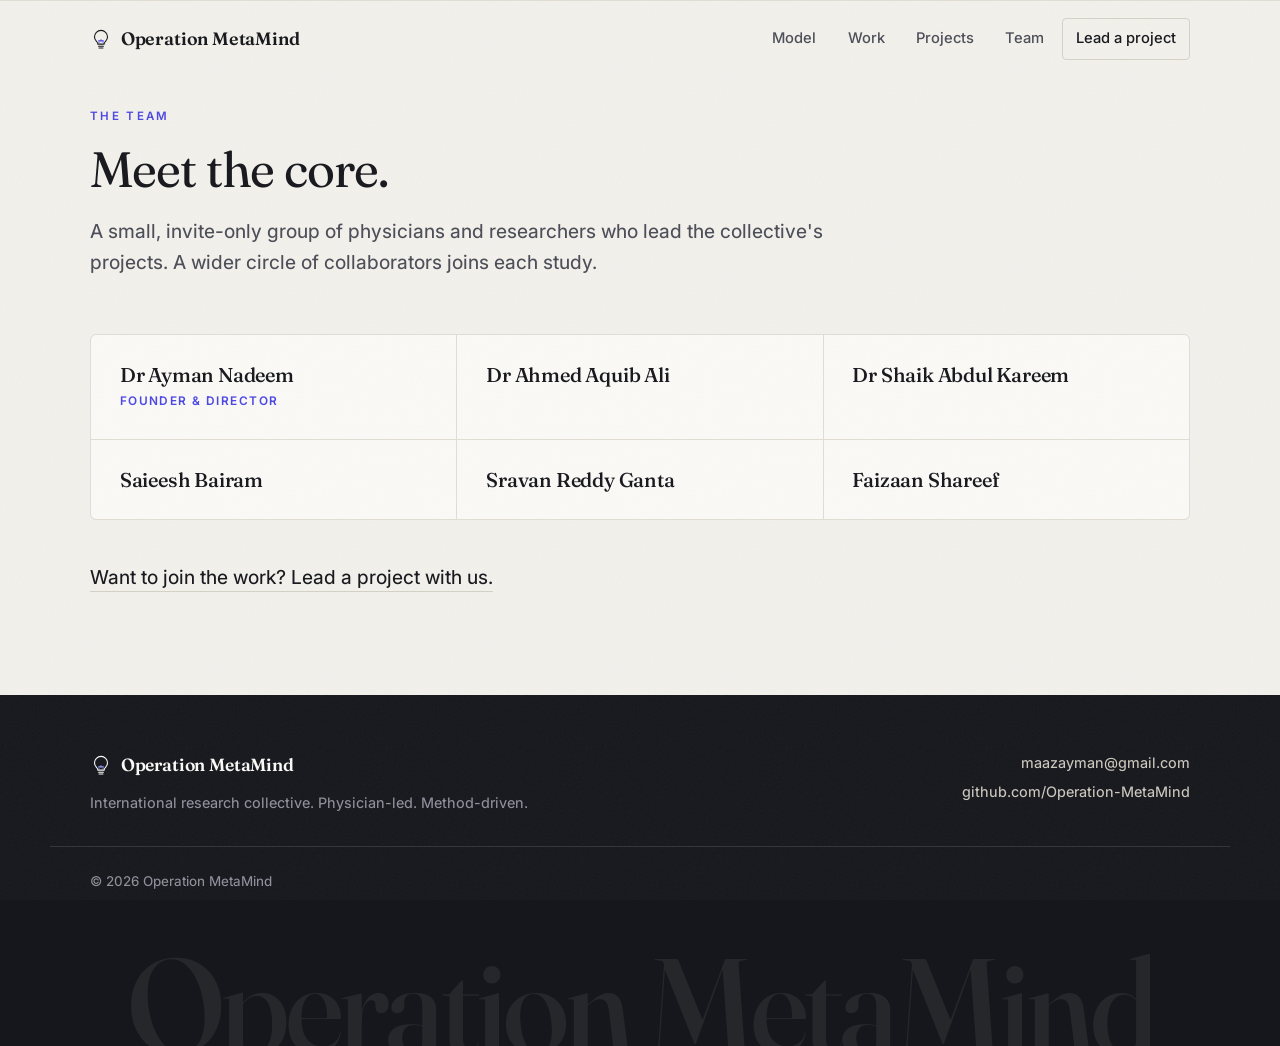
<file: team.html>
<!DOCTYPE html>
<html lang="en">
<head>
  <meta charset="UTF-8">
  <meta name="viewport" content="width=device-width, initial-scale=1.0">
  <meta name="description" content="The core team of Operation MetaMind, an independent, physician-led research collective.">
  <meta name="theme-color" content="#f3f1ec">
  <title>Team | Operation MetaMind</title>
  <link rel="icon" href="data:image/svg+xml,%3Csvg xmlns='http://www.w3.org/2000/svg' viewBox='0 0 32 32'%3E%3Crect width='32' height='32' rx='7' fill='%2316171c'/%3E%3Cpath d='M16 5.5a8 8 0 0 1 8 8c0 2.9-1.6 4.5-2.9 5.9-.7.8-1.2 1.6-1.3 2.8h-7.6c-.1-1.2-.6-2-1.3-2.8-1.3-1.4-2.9-3-2.9-5.9a8 8 0 0 1 8-8Z' stroke='%23f3f1ec' stroke-width='1.5' fill='none'/%3E%3Cpath d='M13.2 24.8h5.6M13.8 27h4.4' stroke='%23f3f1ec' stroke-width='1.5' stroke-linecap='round'/%3E%3Cpath d='M13.6 20v-2.8l1.6 1.6.8-2.2.8 2.2 1.6-1.6V20' stroke='%238f9dff' stroke-width='1.3' fill='none' stroke-linecap='round' stroke-linejoin='round'/%3E%3C/svg%3E">
  <link rel="preconnect" href="https://fonts.googleapis.com">
  <link rel="preconnect" href="https://fonts.gstatic.com" crossorigin>
  <link href="https://fonts.googleapis.com/css2?family=Fraunces:opsz,wght@9..144,400;9..144,500;9..144,600&family=Inter:wght@400;450;500;600&display=swap" rel="stylesheet">
  <link rel="stylesheet" href="style.css?v=8">
</head>
<body class="subpage">

  <div class="progress" id="progress" aria-hidden="true"></div>
  <a href="#team" class="skip-link">Skip to content</a>

  <header class="header scrolled" id="header">
    <div class="wrap header-inner">
      <a href="index.html" class="brand">
        <svg class="brand-mark" viewBox="0 0 32 32" fill="none" aria-hidden="true">
          <path d="M16 3.5a9.5 9.5 0 0 1 9.5 9.5c0 3.4-1.9 5.3-3.4 7-.9 1-1.5 2-1.6 3.5h-9c-.1-1.5-.7-2.5-1.6-3.5-1.5-1.7-3.4-3.6-3.4-7A9.5 9.5 0 0 1 16 3.5Z" stroke="currentColor" stroke-width="1.6"/>
          <path d="M12.5 26.5h7M13.2 29h5.6" stroke="currentColor" stroke-width="1.6" stroke-linecap="round"/>
          <path d="M13 21v-3.4l1.9 2 1.1-2.8 1.1 2.8 1.9-2V21" stroke="#4b46e5" stroke-width="1.4" stroke-linecap="round" stroke-linejoin="round"/>
        </svg>
        Operation MetaMind
      </a>
      <input type="checkbox" id="navToggle" class="nav-toggle" aria-hidden="true">
      <label for="navToggle" class="burger" aria-label="Toggle navigation"><span></span><span></span></label>
      <nav class="nav" aria-label="Main">
        <a href="index.html#model">Model</a>
        <a href="index.html#build">Work</a>
        <a href="index.html#work">Projects</a>
        <a href="team.html" aria-current="page">Team</a>
        <a href="index.html#lead" class="nav-cta">Lead a project</a>
      </nav>
    </div>
  </header>

  <main id="team">
    <section class="panel section team-section">
      <div class="wrap">
        <div class="lead-row">
          <span class="eyebrow reveal">The team</span>
          <h2 class="display reveal">Meet the core.</h2>
          <p class="para reveal">A small, invite-only group of physicians and researchers who lead the collective's projects. A wider circle of collaborators joins each study.</p>
        </div>
        <ul class="team-grid">
          <li class="member reveal"><h3>Dr Ayman Nadeem</h3><p>Founder &amp; Director</p></li>
          <li class="member reveal"><h3>Dr Ahmed Aquib Ali</h3></li>
          <li class="member reveal"><h3>Dr Shaik Abdul Kareem</h3></li>
          <li class="member reveal"><h3>Saieesh Bairam</h3></li>
          <li class="member reveal"><h3>Sravan Reddy Ganta</h3></li>
          <li class="member reveal"><h3>Faizaan Shareef</h3></li>
        </ul>
        <p class="para team-foot reveal"><a href="index.html#lead" class="team-cta">Want to join the work? Lead a project with us.</a></p>
      </div>
    </section>
  </main>

  <footer class="footer">
    <div class="wrap footer-inner">
      <div>
        <span class="brand">
          <svg class="brand-mark" viewBox="0 0 32 32" fill="none" aria-hidden="true">
            <path d="M16 3.5a9.5 9.5 0 0 1 9.5 9.5c0 3.4-1.9 5.3-3.4 7-.9 1-1.5 2-1.6 3.5h-9c-.1-1.5-.7-2.5-1.6-3.5-1.5-1.7-3.4-3.6-3.4-7A9.5 9.5 0 0 1 16 3.5Z" stroke="currentColor" stroke-width="1.6"/>
            <path d="M12.5 26.5h7M13.2 29h5.6" stroke="currentColor" stroke-width="1.6" stroke-linecap="round"/>
            <path d="M13 21v-3.4l1.9 2 1.1-2.8 1.1 2.8 1.9-2V21" stroke="#8f9dff" stroke-width="1.4" stroke-linecap="round" stroke-linejoin="round"/>
          </svg>
          Operation MetaMind
        </span>
        <p>International research collective. Physician-led. Method-driven.</p>
      </div>
      <div class="footer-links">
        <a href="mailto:maazayman@gmail.com">maazayman@gmail.com</a>
        <a href="https://github.com/Operation-MetaMind" target="_blank" rel="noopener noreferrer">github.com/Operation-MetaMind</a>
      </div>
    </div>
    <div class="wrap footer-base"><p>&copy; 2026 Operation MetaMind</p></div>
    <div class="footer-mark" aria-hidden="true">Operation MetaMind</div>
  </footer>

  <script src="js/main.js?v=4"></script>
</body>
</html>
</file>
<file: style.css>
/* Operation MetaMind
   Light scrollytelling. Warm paper and ink; the only vivid colour comes from
   the glass 3D. Serif display (Fraunces) over clean sans (Inter).
   No em dashes anywhere, including comments. */

:root {
  --paper: #f3f1ec;
  --paper-2: #efece5;
  --panel: #f6f4ef;
  --white: #fbfaf7;
  --ink: #16171c;
  --ink-2: #4b4d57;
  --ink-3: #8a8c96;
  --line: #e2ded4;
  --line-2: #d6d1c5;
  --accent: #4b46e5;
  --accent-soft: rgba(75, 70, 229, 0.1);

  --chip-accepted: #1f7a53;
  --chip-registered: #3f57c9;
  --chip-submitted: #a9761b;
  --chip-progress: #6b6e7a;

  --serif: 'Fraunces', Georgia, 'Times New Roman', serif;
  --sans: 'Inter', system-ui, -apple-system, 'Segoe UI', sans-serif;

  --wrap: 1180px;
  --pad: clamp(1.25rem, 4vw, 2.5rem);
  --section: clamp(4rem, 8vw, 6.5rem);
  --radius: 4px;
  --ease: cubic-bezier(0.33, 1, 0.68, 1);
}

*, *::before, *::after { box-sizing: border-box; margin: 0; padding: 0; }

html { scroll-behavior: smooth; scroll-padding-top: 5rem; -webkit-text-size-adjust: 100%; }

body {
  font-family: var(--sans);
  background: var(--paper);
  color: var(--ink);
  line-height: 1.6;
  font-weight: 450;
  -webkit-font-smoothing: antialiased;
  overflow-x: hidden;
}

a { color: inherit; text-decoration: none; }
img { max-width: 100%; display: block; }
em { font-style: italic; }

::selection { background: var(--accent); color: #fff; }
:focus-visible { outline: 2px solid var(--accent); outline-offset: 2px; }

/* Paper grain: a faint noise wash over everything, print-like. */
body::after {
  content: "";
  position: fixed;
  inset: 0;
  z-index: 2000;
  pointer-events: none;
  opacity: 0.05;
  background-image: url("data:image/svg+xml,%3Csvg xmlns='http://www.w3.org/2000/svg' width='200' height='200'%3E%3Cfilter id='n'%3E%3CfeTurbulence type='fractalNoise' baseFrequency='0.9' numOctaves='2' stitchTiles='stitch'/%3E%3C/filter%3E%3Crect width='100%25' height='100%25' filter='url(%23n)'/%3E%3C/svg%3E");
}

/* Reading progress hairline */
.progress { position: fixed; top: 0; left: 0; height: 2px; width: 0; background: var(--accent); z-index: 2100; }

h1, h2, h3 { font-family: var(--serif); font-weight: 500; line-height: 1.05; letter-spacing: -0.01em; }

.wrap { width: 100%; max-width: var(--wrap); margin-inline: auto; padding-inline: var(--pad); }

.skip-link { position: absolute; left: -999px; top: 0; z-index: 200; background: var(--ink); color: var(--paper); padding: 0.6rem 1rem; }
.skip-link:focus { left: 0; }

.sr-only { position: absolute; width: 1px; height: 1px; padding: 0; margin: -1px; overflow: hidden; clip: rect(0 0 0 0); white-space: nowrap; border: 0; }

/* ---------- Fixed 3D stage ---------- */
.scene { position: fixed; inset: 0; width: 100vw; height: 100vh; z-index: 0; display: block; pointer-events: none; }
.scene-fallback {
  position: fixed; inset: 0; z-index: 0; pointer-events: none; display: none;
  background:
    radial-gradient(60% 50% at 70% 35%, rgba(124,156,255,0.35), transparent 70%),
    radial-gradient(50% 45% at 40% 60%, rgba(201,184,255,0.35), transparent 70%),
    radial-gradient(40% 40% at 55% 45%, rgba(120,230,210,0.25), transparent 70%);
  filter: blur(10px);
}
.no-webgl .scene { display: none; }
/* When the canvas cannot run, reveal the real headline in its place. */
.hero h1.hero-visible { position: static; width: auto; height: auto; clip: auto; margin: 0; white-space: normal; font-family: var(--serif); font-size: clamp(2.4rem, 7vw, 5rem); font-weight: 400; letter-spacing: -0.025em; line-height: 1.02; color: var(--ink); max-width: 16ch; }

/* ---------- Header ---------- */
.header { position: fixed; top: 0; left: 0; right: 0; z-index: 100; transition: background 0.4s var(--ease), border-color 0.4s var(--ease); border-bottom: 1px solid transparent; }
.header.scrolled { background: rgba(243, 241, 236, 0.78); backdrop-filter: blur(16px) saturate(120%); -webkit-backdrop-filter: blur(16px) saturate(120%); border-bottom-color: var(--line); }
.header-inner { display: flex; align-items: center; justify-content: space-between; gap: 1rem; padding-block: 1.15rem; }
.brand { font-family: var(--serif); font-weight: 600; font-size: 1.12rem; letter-spacing: -0.01em; display: inline-flex; align-items: center; gap: 0.55rem; }
.brand-mark { width: 22px; height: 22px; flex: none; color: var(--ink); }
.footer .brand-mark { color: var(--white); }
.nav { display: flex; align-items: center; gap: 0.35rem; }
.nav a { color: var(--ink-2); font-size: 0.92rem; font-weight: 500; padding: 0.5rem 0.8rem; border-radius: var(--radius); transition: color 0.2s, background 0.2s; position: relative; }
.nav a:hover { color: var(--ink); }
.nav a:not(.nav-cta)::after { content: ""; position: absolute; left: 0.8rem; right: 0.8rem; bottom: 0.25rem; height: 1px; background: var(--ink); transform: scaleX(0); transform-origin: left; transition: transform 0.25s var(--ease); }
.nav a:not(.nav-cta):hover::after { transform: scaleX(1); }
.nav-cta { color: var(--ink) !important; border: 1px solid var(--line-2); }
.nav-cta:hover { border-color: var(--ink); }
.nav-toggle, .burger { display: none; }

/* ---------- Buttons ---------- */
.btn { display: inline-flex; align-items: center; justify-content: center; font-family: var(--sans); font-weight: 550; font-size: 0.95rem; padding: 0.85rem 1.5rem; border-radius: 999px; border: 1px solid transparent; cursor: pointer; transition: transform 0.25s var(--ease), background 0.25s, color 0.25s, border-color 0.25s, box-shadow 0.25s var(--ease); position: relative; z-index: 0; overflow: hidden; }
.btn:active { transform: scale(0.97); }
.btn-ink { background: var(--ink); color: var(--paper); }
.btn-ink:hover { transform: translateY(-2px); background: #000; box-shadow: 0 10px 24px rgba(22, 23, 28, 0.18); }
.btn-line { border-color: var(--line-2); color: var(--ink); }
.btn-line::before { content: ""; position: absolute; inset: 0; z-index: -1; background: var(--ink); border-radius: inherit; transform: scaleX(0); transform-origin: left; transition: transform 0.3s var(--ease); }
.btn-line:hover { transform: translateY(-2px); border-color: var(--ink); color: var(--paper); }
.btn-line:hover::before { transform: scaleX(1); }
.btn-lg { padding: 1rem 1.9rem; font-size: 1.02rem; }

/* ---------- Hero (kinetic typography over a fixed canvas) ---------- */
.stage { position: relative; z-index: 1; }
.hero { min-height: 100svh; display: flex; flex-direction: column; align-items: center; justify-content: space-between; text-align: center; padding: 7rem var(--pad) 2.5rem; }
.kicker { text-transform: uppercase; letter-spacing: 0.24em; font-size: 0.74rem; font-weight: 600; color: var(--ink-2); position: relative; z-index: 2; }
.hero-foot { position: relative; z-index: 2; display: flex; flex-direction: column; align-items: center; gap: 1.6rem; }
.hero-sub { font-size: clamp(1.05rem, 2vw, 1.35rem); color: var(--ink-2); }
.hero-actions { display: flex; gap: 0.8rem; flex-wrap: wrap; justify-content: center; }
.scroll-hint { margin-top: 1.6rem; display: flex; flex-direction: column; align-items: center; gap: 0.5rem; font-size: 0.72rem; letter-spacing: 0.16em; text-transform: uppercase; color: var(--ink-3); z-index: 2; }
.scroll-hint span { width: 1px; height: 30px; background: linear-gradient(var(--ink-3), transparent); position: relative; overflow: hidden; }
.scroll-hint span::after { content: ""; position: absolute; top: 0; left: 0; width: 1px; height: 10px; background: var(--ink); animation: run 1.8s var(--ease) infinite; }
@keyframes run { 0% { transform: translateY(-12px); } 100% { transform: translateY(32px); } }

/* ---------- Panels (opaque content over the 3D) ---------- */
.panel { position: relative; z-index: 1; background: var(--paper); }
.panel.section { padding-block: var(--section); }
.section-tint { background: var(--paper-2); }
.panel::before { content: ""; position: absolute; top: 0; left: 0; right: 0; height: 1px; background: var(--line); }

.lead-row { max-width: 52rem; margin-bottom: 3.5rem; }
.eyebrow { display: inline-block; text-transform: uppercase; letter-spacing: 0.2em; font-size: 0.72rem; font-weight: 600; color: var(--accent); margin-bottom: 1.1rem; }
.eyebrow i { font-style: normal; color: var(--ink-3); margin-right: 0.8em; font-variant-numeric: tabular-nums; }
.display { font-size: clamp(1.8rem, 4vw, 3.1rem); font-weight: 400; letter-spacing: -0.02em; }
.display .quiet { color: var(--ink-3); font-style: italic; }
.para { font-size: clamp(1.05rem, 1.6vw, 1.2rem); color: var(--ink-2); max-width: 62ch; }

/* ---------- Model ---------- */
.model-body { display: grid; grid-template-columns: 1fr; gap: 3rem; }
.rules { list-style: none; display: grid; grid-template-columns: repeat(3, 1fr); gap: 2.5rem 2rem; }
.rules h3 { font-family: var(--sans); font-weight: 600; font-size: 1.05rem; margin-bottom: 0.5rem; letter-spacing: 0; }
.rules p { font-size: 0.95rem; color: var(--ink-2); }
.rules li { padding-top: 1.2rem; border-top: 2px solid var(--ink); }

/* ---------- Lanes ---------- */
.lanes { display: grid; grid-template-columns: repeat(3, 1fr); gap: 1rem; }
.lane { background: var(--white); border: 1px solid var(--line); border-radius: 6px; padding: 2rem 1.8rem; transition: border-color 0.3s var(--ease), transform 0.3s var(--ease); }
.lane:hover { border-color: var(--line-2); transform: translateY(-3px); }
.lane-no { font-family: var(--serif); font-size: 0.9rem; color: var(--accent); font-weight: 600; }
.lane h3 { font-family: var(--sans); font-weight: 600; font-size: 1.1rem; margin: 0.7rem 0 0.6rem; letter-spacing: 0; }
.lane p { font-size: 0.92rem; color: var(--ink-2); }
.lane-methods { grid-column: span 3; background: var(--ink); color: var(--paper); display: grid; grid-template-columns: repeat(3, 1fr); gap: 2rem; padding: 2.4rem 1.8rem; }
.lane-methods h3 { grid-column: 1 / -1; color: var(--white); font-family: var(--serif); font-size: 1.4rem; font-weight: 500; margin-bottom: 0.5rem; }
.lane-methods p { font-size: 0.92rem; color: #cdc9c0; }
.lane-methods strong { color: var(--white); font-weight: 600; }

/* ---------- Work / projects ---------- */
.filters { display: flex; flex-wrap: wrap; gap: 0.5rem; margin-bottom: 2.5rem; }
.filter { font-family: var(--sans); font-size: 0.88rem; font-weight: 500; color: var(--ink-2); background: transparent; border: 1px solid var(--line-2); padding: 0.5rem 1.1rem; border-radius: 999px; cursor: pointer; transition: all 0.2s var(--ease); }
.filter:hover { border-color: var(--ink); color: var(--ink); }
.filter.is-active { color: var(--paper); background: var(--ink); border-color: var(--ink); }

.work { display: grid; grid-template-columns: repeat(2, 1fr); gap: 1px; background: var(--line); border: 1px solid var(--line); border-radius: 6px; overflow: hidden; transition: opacity 0.18s var(--ease); }
.work.is-filtering { opacity: 0; }
.proj { background: var(--white); padding: 2rem 1.9rem; display: flex; flex-direction: column; gap: 0.7rem; transition: background 0.3s var(--ease); position: relative; }
a.proj { color: inherit; text-decoration: none; }
.proj:hover { background: #fff; }
.proj::after { content: "\2192"; position: absolute; right: 1.7rem; bottom: 1.5rem; font-size: 1.05rem; color: var(--accent); opacity: 0; transform: translateX(-8px); transition: opacity 0.25s var(--ease), transform 0.25s var(--ease); }
.proj:hover::after { opacity: 1; transform: none; }
.proj:hover .code { border-bottom: 1px solid var(--accent); }
.proj-meta { display: flex; align-items: center; justify-content: space-between; gap: 0.5rem; margin-bottom: 0.2rem; }
.code { font-family: var(--serif); font-size: 0.82rem; font-weight: 600; letter-spacing: 0.02em; color: var(--accent); border-bottom: 1px solid transparent; }
.proj h3 { font-family: var(--serif); font-weight: 500; font-size: 1.28rem; line-height: 1.15; letter-spacing: -0.01em; }
.proj p { font-size: 0.92rem; color: var(--ink-2); }
.proj-note { margin-top: auto; padding-top: 0.5rem; font-size: 0.82rem !important; color: var(--ink-3) !important; }
.dot { font-size: 0.68rem; font-weight: 600; letter-spacing: 0.03em; text-transform: uppercase; display: inline-flex; align-items: center; gap: 0.4rem; white-space: nowrap; color: var(--ink-2); }
.dot::before { content: ""; width: 7px; height: 7px; border-radius: 50%; background: var(--chip-progress); }
.dot[data-s="accepted"]::before { background: var(--chip-accepted); }
.dot[data-s="registered"]::before { background: var(--chip-registered); }
.dot[data-s="submitted"]::before { background: var(--chip-submitted); }
.dot[data-s="active"]::before { background: var(--chip-accepted); }
.proj.is-hidden { display: none; }

/* ---------- Codename marquee ---------- */
.marquee { position: relative; z-index: 1; overflow: hidden; background: var(--paper); border-block: 1px solid var(--line); padding: 1.1rem 0; }
.marquee-track { display: flex; width: max-content; animation: marquee 48s linear infinite; }
.marquee-track span { font-family: var(--serif); font-style: italic; font-size: 1.4rem; letter-spacing: 0.01em; color: var(--ink-3); white-space: nowrap; padding-right: 2.5rem; }

@keyframes marquee { to { transform: translateX(-50%); } }

/* ---------- Team page ---------- */
.lead-row .para { margin-top: 1.3rem; }
.team-grid { list-style: none; display: grid; grid-template-columns: repeat(3, 1fr); gap: 1px; background: var(--line); border: 1px solid var(--line); border-radius: 6px; overflow: hidden; }
.member { background: var(--white); padding: 1.8rem; transition: background 0.3s var(--ease); }
.member:hover { background: #fff; }
.member h3 { font-family: var(--serif); font-weight: 500; font-size: 1.25rem; letter-spacing: -0.01em; }
.member p { margin-top: 0.45rem; font-size: 0.74rem; text-transform: uppercase; letter-spacing: 0.12em; color: var(--accent); font-weight: 600; }
.team-foot { margin-top: 2.6rem; }
.team-cta { color: var(--ink); border-bottom: 1px solid var(--line-2); padding-bottom: 2px; transition: border-color 0.2s; }
.team-cta:hover { border-color: var(--ink); }

/* ---------- Lead ---------- */
.section-lead { background: var(--ink); color: var(--paper); text-align: center; }
.section-lead .eyebrow { color: #a9b3ff; }
.lead-inner { max-width: 44rem; margin-inline: auto; }
.lead-inner .display { color: var(--white); margin-bottom: 1.2rem; }
.lead-inner .para { color: #cdc9c0; margin-inline: auto; margin-bottom: 2.2rem; }
.section-lead .btn-ink { background: var(--paper); color: var(--ink); }
.section-lead .btn-ink:hover { background: #fff; }

/* ---------- Footer (editorial, ink) ---------- */
.footer { position: relative; z-index: 1; background: var(--ink); color: var(--paper); padding-top: 3.5rem; overflow: hidden; }
.footer-inner { display: flex; align-items: flex-start; justify-content: space-between; gap: 2rem; flex-wrap: wrap; padding-bottom: 2rem; border-bottom: 1px solid rgba(251, 250, 247, 0.12); }
.footer .brand { font-size: 1.1rem; color: var(--white); }
.footer-inner p { color: #8e909b; font-size: 0.9rem; margin-top: 0.5rem; }
.footer-links { display: flex; flex-direction: column; gap: 0.4rem; text-align: right; }
.footer-links a { color: #cdc9c0; font-size: 0.9rem; transition: color 0.2s; }
.footer-links a:hover { color: var(--white); }
.footer-base { padding-top: 1.5rem; }
.footer-base p { color: #8e909b; font-size: 0.84rem; }
.footer-mark { font-family: var(--serif); font-weight: 500; font-size: clamp(2.6rem, 10.5vw, 9.2rem); line-height: 0.95; letter-spacing: -0.03em; white-space: nowrap; text-align: center; color: rgba(251, 250, 247, 0.07); user-select: none; margin-top: 1.6rem; transform: translateY(0.16em); }

/* ---------- Reveal ---------- */
.reveal { opacity: 0; transform: translateY(22px); transition: opacity 0.8s var(--ease), transform 0.8s var(--ease); }
.reveal.in { opacity: 1; transform: none; }
.reveal[data-d="1"] { transition-delay: 0.09s; }
.reveal[data-d="2"] { transition-delay: 0.18s; }
.reveal[data-d="3"] { transition-delay: 0.27s; }
.reveal[data-d="4"] { transition-delay: 0.36s; }
.reveal[data-d="5"] { transition-delay: 0.45s; }

/* ---------- Responsive ---------- */
@media (max-width: 900px) {
  .rules, .lanes, .team-grid { grid-template-columns: repeat(2, 1fr); }
  .work { grid-template-columns: 1fr; }

  /* Anchor by top + explicit height, not inset: a scrolled header uses
     backdrop-filter, which would otherwise become this drawer's containing
     block and collapse it to header height. */
  .nav { position: fixed; top: 0; right: 0; left: auto; height: 100dvh; width: min(78vw, 300px); flex-direction: column; align-items: flex-start; gap: 0.2rem; background: var(--white); padding: 5.5rem 1.5rem 2rem; border-left: 1px solid var(--line); transform: translateX(100%); transition: transform 0.4s var(--ease); z-index: 90; overflow-y: auto; }
  .nav a { width: 100%; padding: 0.85rem 0.5rem; font-size: 1.05rem; border-bottom: 1px solid var(--line); }
  .nav-cta { border: 1px solid var(--line-2) !important; margin-top: 0.8rem; }
  .nav-toggle:checked ~ .nav { transform: translateX(0); }
  .burger { display: flex; flex-direction: column; justify-content: center; gap: 6px; width: 30px; height: 30px; cursor: pointer; z-index: 100; }
  .burger span { height: 2px; width: 100%; background: var(--ink); border-radius: 2px; transition: transform 0.3s var(--ease), opacity 0.3s; }
  .nav-toggle:checked ~ .burger span:nth-child(1) { transform: translateY(4px) rotate(45deg); }
  .nav-toggle:checked ~ .burger span:nth-child(2) { transform: translateY(-4px) rotate(-45deg); }
}

@media (max-width: 560px) {
  .rules, .lanes, .team-grid { grid-template-columns: 1fr; }
  .footer-inner { flex-direction: column; }
  .footer-links { text-align: left; }
}

/* ---------- Reduced motion ---------- */
@media (prefers-reduced-motion: reduce) {
  * { animation: none !important; scroll-behavior: auto !important; }
  .reveal { opacity: 1; transform: none; transition: none; }
}
</file>
